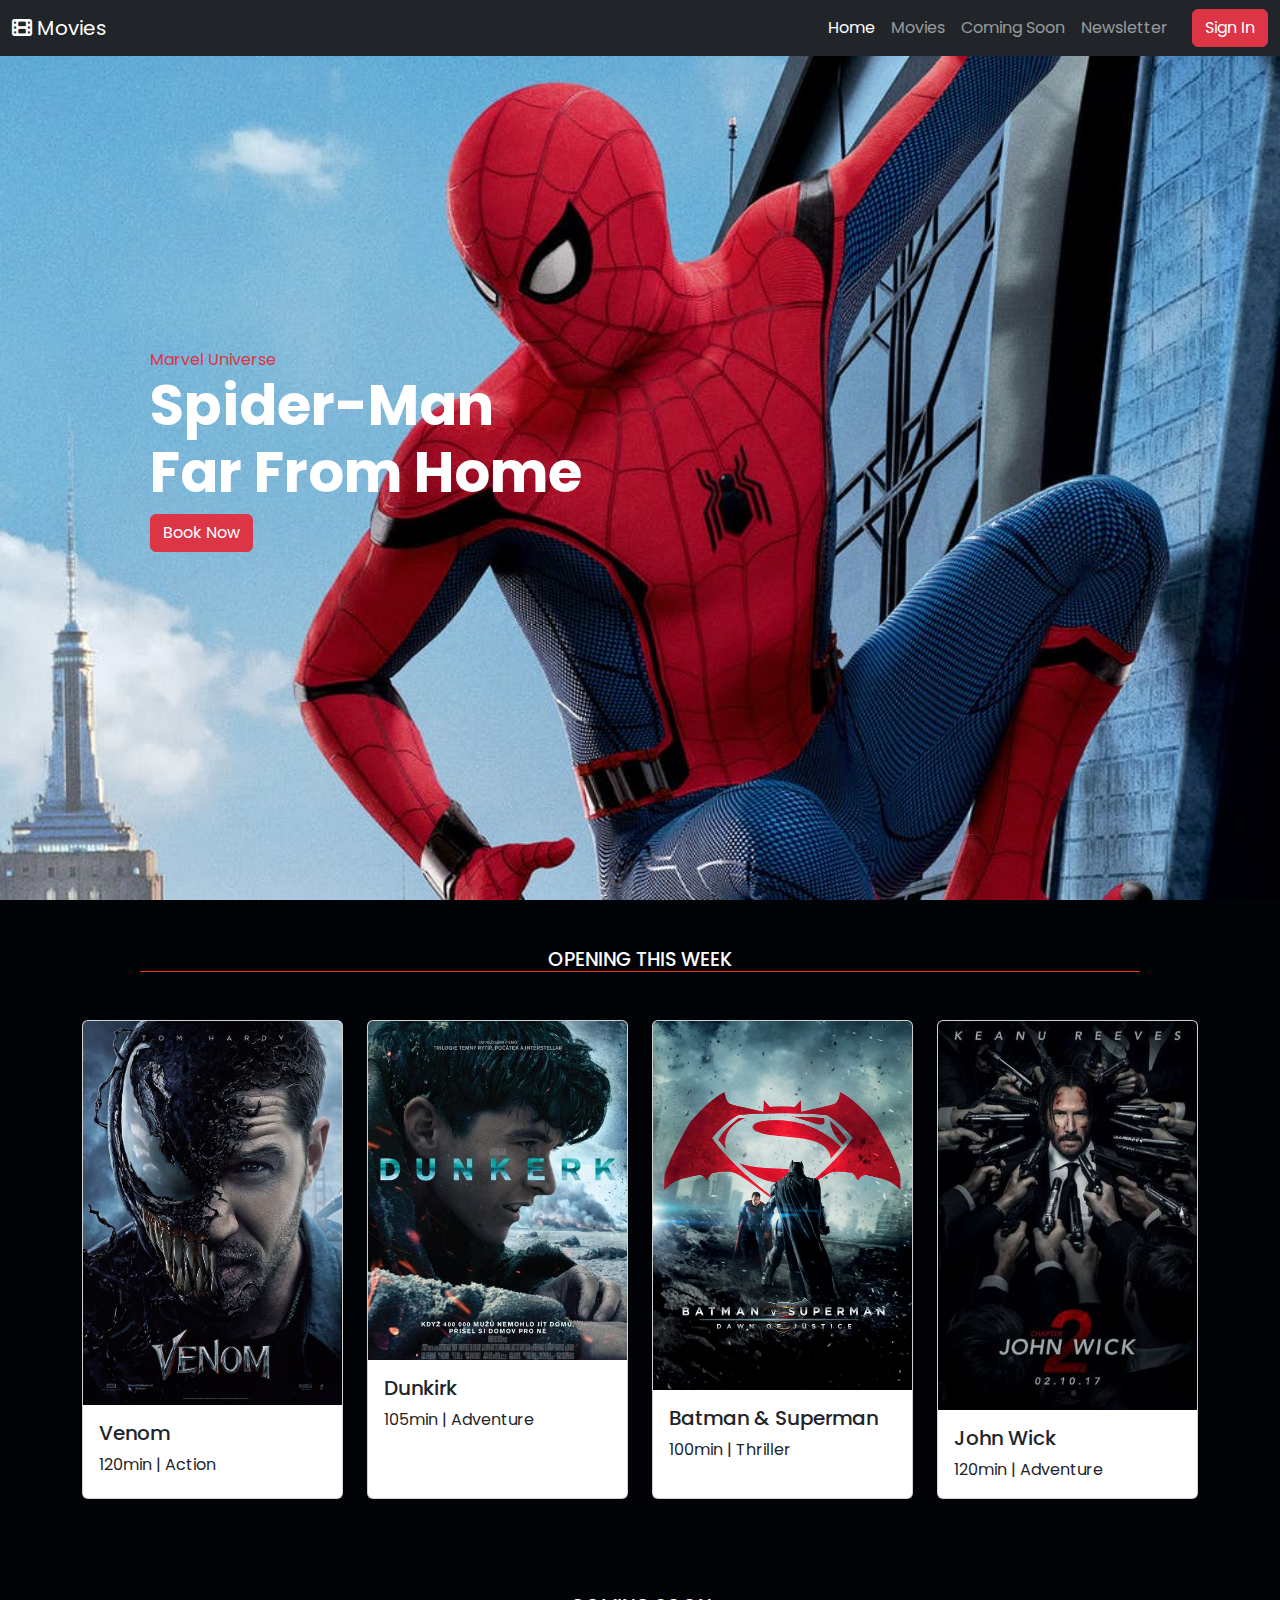
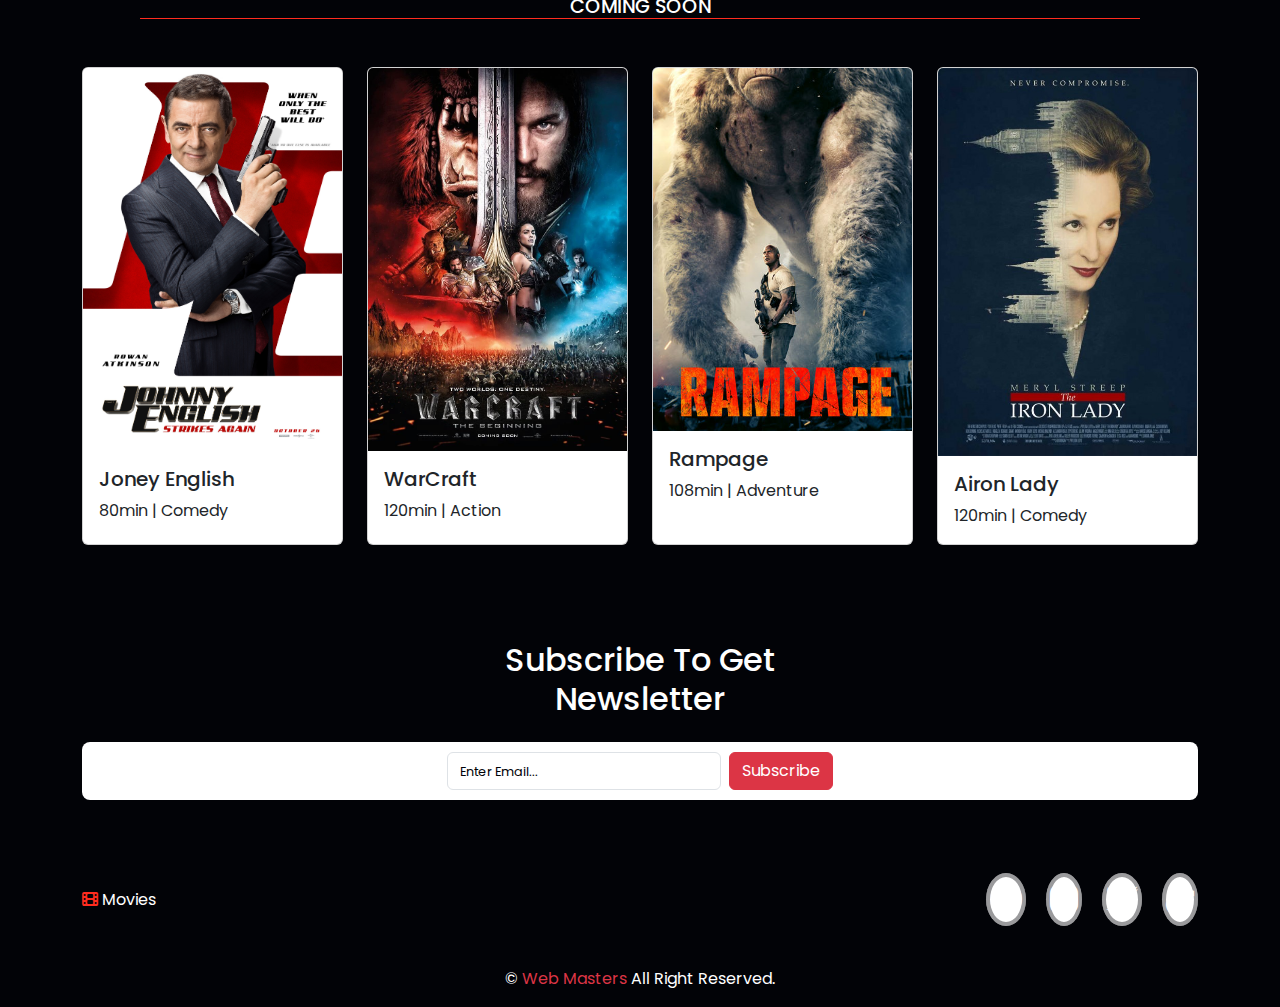
<file: Movies_App-master/index.html>
<!DOCTYPE html>
<html lang="en">
<head>
    <meta charset="UTF-8" />
    <meta name="viewport" content="width=device-width, initial-scale=1.0" />
    <title>Movies App</title>
    <!-- Bootstrap CSS -->
    <link href="https://cdn.jsdelivr.net/npm/bootstrap@5.3.2/dist/css/bootstrap.min.css" rel="stylesheet" />
    <!-- Font Awesome Icons -->
    <link rel="stylesheet" href="css/all.min.css" />
    <!-- Google Fonts -->
    <link rel="preconnect" href="https://fonts.googleapis.com" />
    <link rel="preconnect" href="https://fonts.gstatic.com" crossorigin />
    <link href="https://fonts.googleapis.com/css2?family=Poppins:ital,wght@0,100;0,200;0,300;0,400;0,500;0,600;0,700;0,800;0,900;1,100;1,200;1,300;1,400;1,500;1,600;1,700;1,800;1,900&display=swap" rel="stylesheet" />
    <!-- Custom CSS -->
    <link rel="stylesheet" href="css/style.css" />
</head>
<body>
    <!-- Navbar -->
    <header>
        <nav class="navbar navbar-expand-lg navbar-dark bg-dark fixed-top">
            <div class="container-fluid">
                <a class="navbar-brand" href="#home">
                    <i class="fa-solid fa-film"></i> Movies
                </a>
                <button class="navbar-toggler" type="button" data-bs-toggle="collapse" data-bs-target="#navbarNav" aria-controls="navbarNav" aria-expanded="false" aria-label="Toggle navigation">
                    <i class="fa-solid fa-bars"></i>
                </button>
                <div class="collapse navbar-collapse" id="navbarNav">
                    <ul class="navbar-nav ms-auto">
                        <li class="nav-item">
                            <a class="nav-link active" aria-current="page" href="#home">Home</a>
                        </li>
                        <li class="nav-item">
                            <a class="nav-link" href="#movies">Movies</a>
                        </li>
                        <li class="nav-item">
                            <a class="nav-link" href="#coming-soon">Coming Soon</a>
                        </li>
                        <li class="nav-item">
                            <a class="nav-link" href="#newsletter">Newsletter</a>
                        </li>
                    </ul>
                    <a href="#" class="btn btn-danger ms-3">Sign In</a>
                </div>
            </div>
        </nav>
    </header>

    <!-- Home Section -->
    <section id="home" class="home d-flex align-items-center">
        <div class="container">
            <div class="row">
                <div class="col-lg-6">
                    <span class="text-danger">Marvel Universe</span>
                    <h2 class="text-white display-4 fw-bold">
                        Spider-Man<br />
                        Far From Home
                    </h2>
                    <a href="#" class="btn btn-danger">Book Now</a>
                </div>
            </div>
        </div>
    </section>

    <!-- Movies Section -->
    <section id="movies" class="movies py-5">
        <div class="container">
            <h2 class="heading text-center mb-5">Opening this Week</h2>
            <div class="row row-cols-1 row-cols-md-3 row-cols-lg-4 g-4">
                <!-- Box 1 -->
                <div class="col">
                    <div class="card h-100">
                        <img src="img/m1.jpg" class="card-img-top" alt="Venom" />
                        <div class="card-body">
                            <h5 class="card-title">Venom</h5>
                            <p class="card-text">120min | Action</p>
                        </div>
                    </div>
                </div>
                <!-- Box 2 -->
                <div class="col">
                    <div class="card h-100">
                        <img src="img/m2.jpg" class="card-img-top" alt="Dunkirk" />
                        <div class="card-body">
                            <h5 class="card-title">Dunkirk</h5>
                            <p class="card-text">105min | Adventure</p>
                        </div>
                    </div>
                </div>
                <!-- Box 3 -->
                <div class="col">
                    <div class="card h-100">
                        <img src="img/m3.jpg" class="card-img-top" alt="Batman & Superman" />
                        <div class="card-body">
                            <h5 class="card-title">Batman & Superman</h5>
                            <p class="card-text">100min | Thriller</p>
                        </div>
                    </div>
                </div>
                <!-- Box 4 -->
                <div class="col">
                    <div class="card h-100">
                        <img src="img/m4.jpg" class="card-img-top" alt="John Wick" />
                        <div class="card-body">
                            <h5 class="card-title">John Wick</h5>
                            <p class="card-text">120min | Adventure</p>
                        </div>
                    </div>
                </div>
                <!-- Repeat for other movies -->
            </div>
        </div>
    </section>

    <!-- Coming Soon Section -->
    <section id="coming-soon" class="coming py-5">
        <div class="container">
            <h2 class="heading text-center mb-5">Coming Soon</h2>
            <div class="row row-cols-1 row-cols-md-3 row-cols-lg-4 g-4">
                <!-- Box 1 -->
                <div class="col">
                    <div class="card h-100">
                        <img src="img/coming1.jpg" class="card-img-top" alt="Joney English" />
                        <div class="card-body">
                            <h5 class="card-title">Joney English</h5>
                            <p class="card-text">80min | Comedy</p>
                        </div>
                    </div>
                </div>
                <!-- Box 2 -->
                <div class="col">
                    <div class="card h-100">
                        <img src="img/coming2.jpg" class="card-img-top" alt="WarCraft" />
                        <div class="card-body">
                            <h5 class="card-title">WarCraft</h5>
                            <p class="card-text">120min | Action</p>
                        </div>
                    </div>
                </div>
                <!-- Box 3 -->
                <div class="col">
                    <div class="card h-100">
                        <img src="img/coming3.jpg" class="card-img-top" alt="Rampage" />
                        <div class="card-body">
                            <h5 class="card-title">Rampage</h5>
                            <p class="card-text">108min | Adventure</p>
                        </div>
                    </div>
                </div>
                <!-- Box 4 -->
                <div class="col">
                    <div class="card h-100">
                        <img src="img/coming4.jpg" class="card-img-top" alt="Airon Lady" />
                        <div class="card-body">
                            <h5 class="card-title">Airon Lady</h5>
                            <p class="card-text">120min | Comedy</p>
                        </div>
                    </div>
                </div>
                <!-- Repeat for other coming soon movies -->
            </div>
        </div>
    </section>

    <!-- Newsletter Section -->
    <section id="newsletter" class="news py-5">
        <div class="container text-center">
            <h2 class="mb-4">
                Subscribe To Get <br />
                Newsletter
            </h2>
            <form class="d-flex justify-content-center">
                <input type="email" class="form-control w-25 me-2" placeholder="Enter Email..." />
                <button type="submit" class="btn btn-danger">Subscribe</button>
            </form>
        </div>
    </section>

    <!-- Footer Section -->
    <footer class="footer py-4">
        <div class="container">
            <div class="d-flex justify-content-between align-items-center">
                <a href="index.html" class="logo text-white text-decoration-none">
                    <i class="fa-solid fa-film"></i> Movies
                </a>
                <div class="social-icons">
                    <a href="#" class="text-white me-3"><i class="fa-brands fa-facebook"></i></a>
                    <a href="#" class="text-white me-3"><i class="fa-brands fa-instagram"></i></a>
                    <a href="#" class="text-white me-3"><i class="fa-brands fa-twitter"></i></a>
                    <a href="#" class="text-white"><i class="fa-brands fa-tiktok"></i></a>
                </div>
            </div>
        </div>
    </footer>

    <!-- Copyright Section -->
    <div class="copy py-3 text-center">
        <p class="mb-0">&#169; <span class="text-danger">Web Masters</span> All Right Reserved.</p>
    </div>

    <!-- Bootstrap JS -->
    <script src="https://cdn.jsdelivr.net/npm/bootstrap@5.3.2/dist/js/bootstrap.bundle.min.js"></script>
    <!-- Custom JS -->
    <script src="js/main.js"></script>
</body>
</html>
</file>
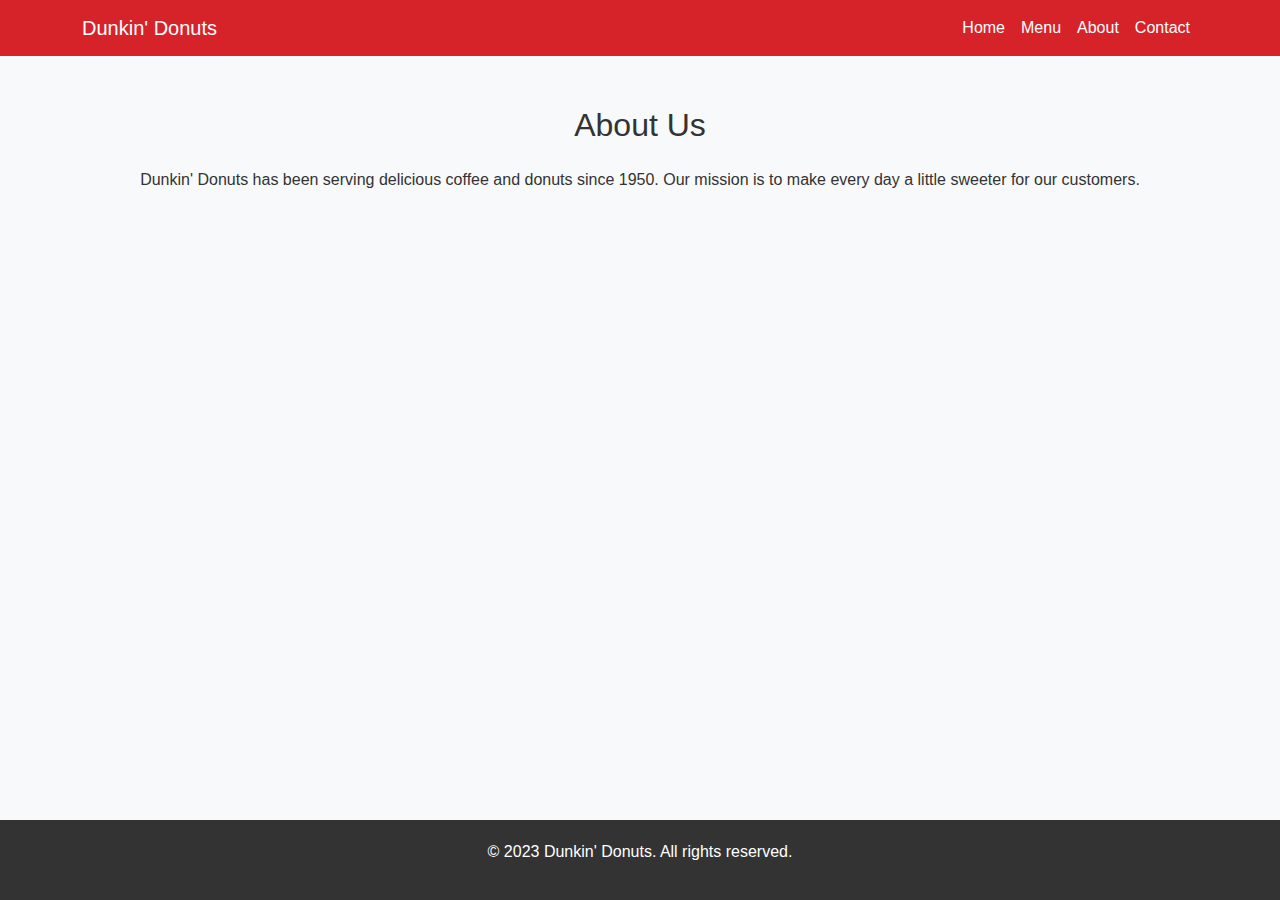
<file: phase 2 task4/about.html>
<!DOCTYPE html>
<html lang="en">
<head>
    <meta charset="UTF-8">
    <meta name="viewport" content="width=device-width, initial-scale=1.0">
    <title>Dunkin' Donuts - About</title>
    <!-- Bootstrap CSS -->
    <link href="https://cdn.jsdelivr.net/npm/bootstrap@5.3.0/dist/css/bootstrap.min.css" rel="stylesheet">
    <!-- Custom Styles -->
    <style>
        body {
            background-color: #f8f9fa;
            font-family: Arial, sans-serif;
            color: #333;
        }
        .navbar {
            background-color: #d6232a;
        }
        .navbar-brand, .nav-link {
            color: #fff !important;
        }
        .about-section {
            padding: 50px 0;
        }
        .footer {
    position: fixed;
    bottom: 0;
    left: 0;
    width: 100%;
    background-color: #333;
    color: #fff;
    padding: 20px 0;
    text-align: center;
}
    </style>
</head>
<body>
    <!-- Navbar -->
    <nav class="navbar navbar-expand-lg navbar-dark">
        <div class="container">
            <a class="navbar-brand" href="index.html">Dunkin' Donuts</a>
            <button class="navbar-toggler" type="button" data-bs-toggle="collapse" data-bs-target="#navbarNav" aria-controls="navbarNav" aria-expanded="false" aria-label="Toggle navigation">
                <span class="navbar-toggler-icon"></span>
            </button>
            <div class="collapse navbar-collapse" id="navbarNav">
                <ul class="navbar-nav ms-auto">
                    <li class="nav-item">
                        <a class="nav-link" href="index.html">Home</a>
                    </li>
                    <li class="nav-item">
                        <a class="nav-link" href="menu.html">Menu</a>
                    </li>
                    <li class="nav-item">
                        <a class="nav-link" href="about.html">About</a>
                    </li>
                    <li class="nav-item">
                        <a class="nav-link" href="contact.html">Contact</a>
                    </li>
                </ul>
            </div>
        </div>
    </nav>

    <!-- About Section -->
    <section class="about-section">
        <div class="container">
            <h2 class="text-center mb-4">About Us</h2>
            <p class="text-center">Dunkin' Donuts has been serving delicious coffee and donuts since 1950. Our mission is to make every day a little sweeter for our customers.</p>
        </div>
    </section>

    <!-- Footer -->
    <footer class="footer">
        <div class="container">
            <p>&copy; 2023 Dunkin' Donuts. All rights reserved.</p>
        </div>
    </footer>

    <!-- Bootstrap JS and dependencies -->
    <script src="https://cdn.jsdelivr.net/npm/@popperjs/core@2.11.6/dist/umd/popper.min.js"></script>
    <script src="https://cdn.jsdelivr.net/npm/bootstrap@5.3.0/dist/js/bootstrap.min.js"></script>
</body>
</html>
</file>
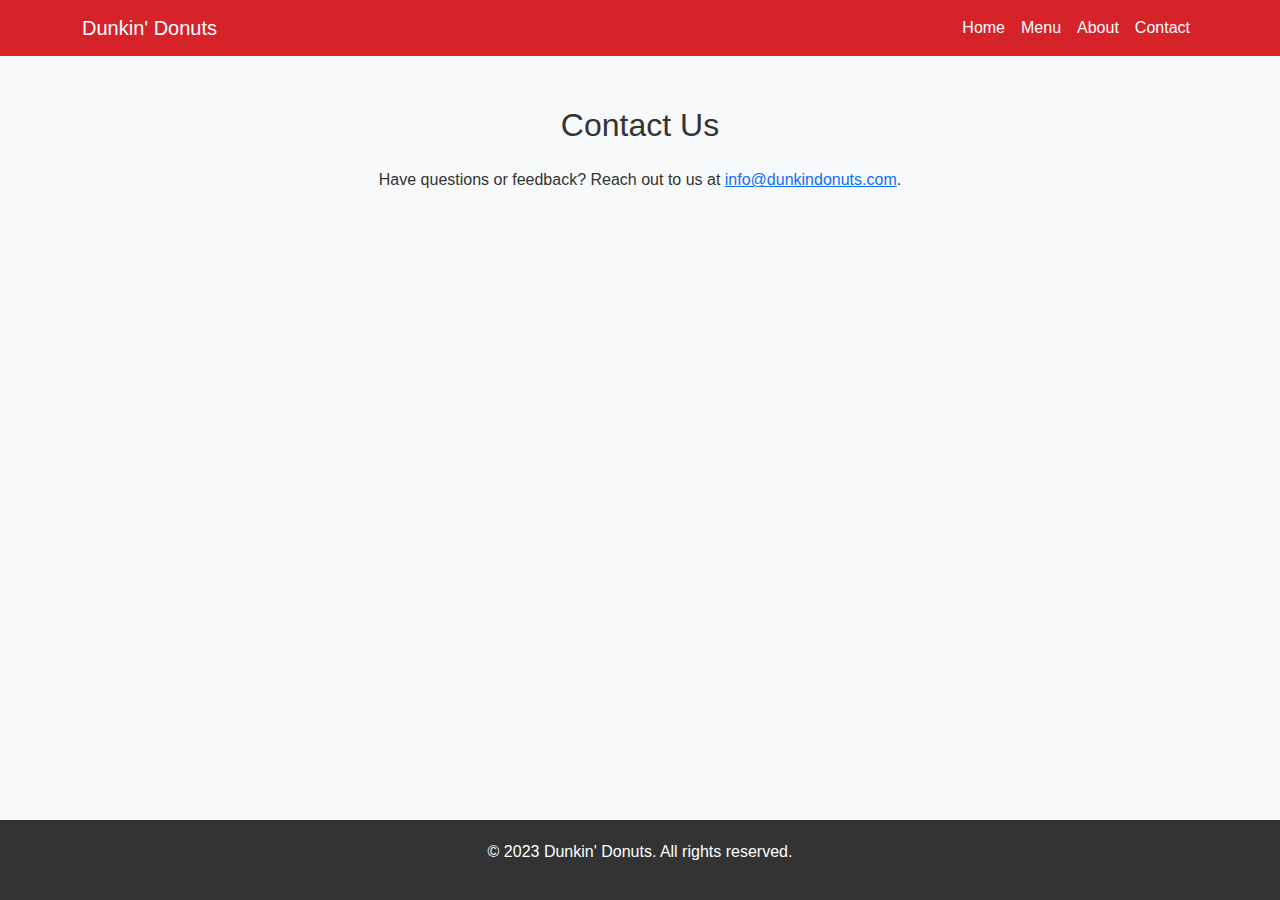
<file: phase 2 task4/contact.html>
<!DOCTYPE html>
<html lang="en">
<head>
    <meta charset="UTF-8">
    <meta name="viewport" content="width=device-width, initial-scale=1.0">
    <title>Dunkin' Donuts - Contact</title>
    <!-- Bootstrap CSS -->
    <link href="https://cdn.jsdelivr.net/npm/bootstrap@5.3.0/dist/css/bootstrap.min.css" rel="stylesheet">
    <!-- Custom Styles -->
    <style>
        body {
            background-color: #f8f9fa;
            font-family: Arial, sans-serif;
            color: #333;
        }
        .navbar {
            background-color: #d6232a;
        }
        .navbar-brand, .nav-link {
            color: #fff !important;
        }
        .contact-section {
            padding: 50px 0;
        }
        .footer {
    position: fixed;
    bottom: 0;
    left: 0;
    width: 100%;
    background-color: #333;
    color: #fff;
    padding: 20px 0;
    text-align: center;
}
    </style>
</head>
<body>
    <!-- Navbar -->
    <nav class="navbar navbar-expand-lg navbar-dark">
        <div class="container">
            <a class="navbar-brand" href="index.html">Dunkin' Donuts</a>
            <button class="navbar-toggler" type="button" data-bs-toggle="collapse" data-bs-target="#navbarNav" aria-controls="navbarNav" aria-expanded="false" aria-label="Toggle navigation">
                <span class="navbar-toggler-icon"></span>
            </button>
            <div class="collapse navbar-collapse" id="navbarNav">
                <ul class="navbar-nav ms-auto">
                    <li class="nav-item">
                        <a class="nav-link" href="index.html">Home</a>
                    </li>
                    <li class="nav-item">
                        <a class="nav-link" href="menu.html">Menu</a>
                    </li>
                    <li class="nav-item">
                        <a class="nav-link" href="about.html">About</a>
                    </li>
                    <li class="nav-item">
                        <a class="nav-link" href="contact.html">Contact</a>
                    </li>
                </ul>
            </div>
        </div>
    </nav>

    <!-- Contact Section -->
    <section class="contact-section">
        <div class="container">
            <h2 class="text-center mb-4">Contact Us</h2>
            <p class="text-center">Have questions or feedback? Reach out to us at <a href="mailto:info@dunkindonuts.com">info@dunkindonuts.com</a>.</p>
        </div>
    </section>

    <!-- Footer -->
    <footer class="footer">
        <div class="container">
            <p>&copy; 2023 Dunkin' Donuts. All rights reserved.</p>
        </div>
    </footer>

    <!-- Bootstrap JS and dependencies -->
    <script src="https://cdn.jsdelivr.net/npm/@popperjs/core@2.11.6/dist/umd/popper.min.js"></script>
    <script src="https://cdn.jsdelivr.net/npm/bootstrap@5.3.0/dist/js/bootstrap.min.js"></script>
</body>
</html>
</file>
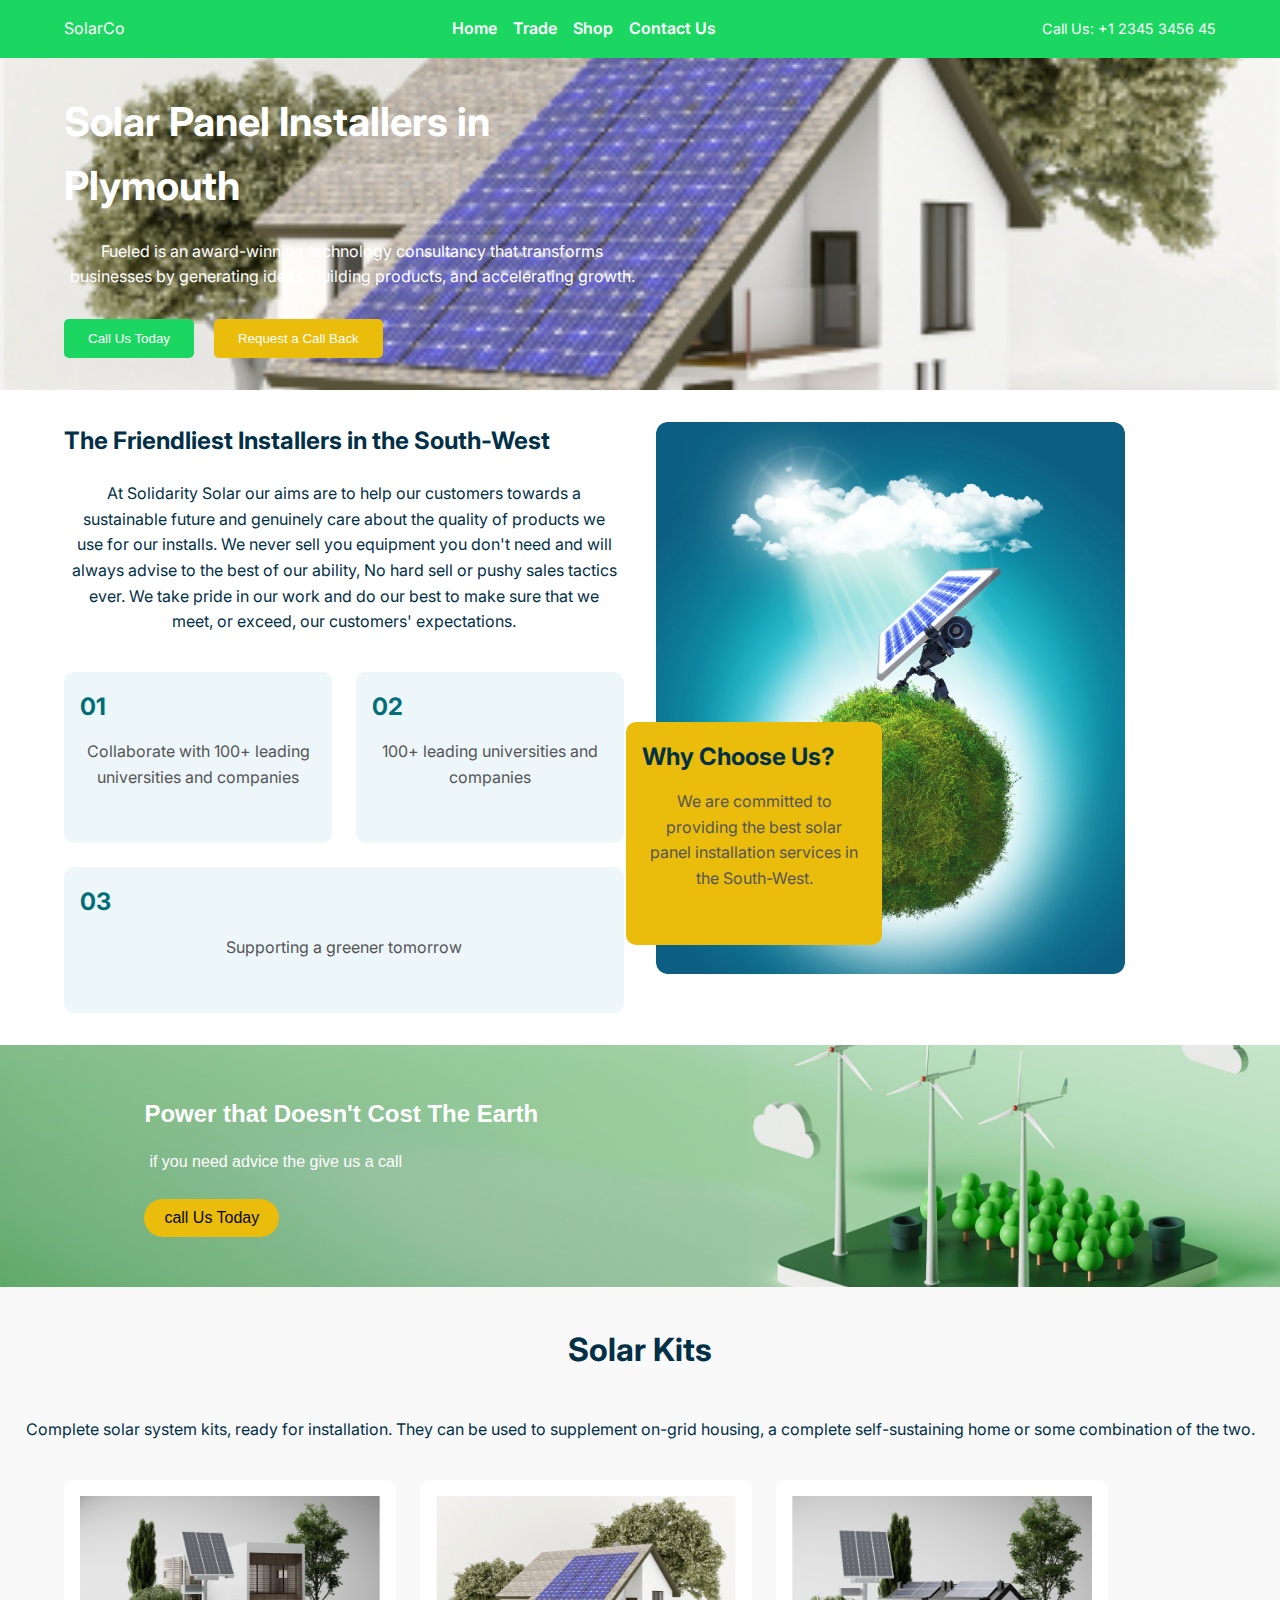
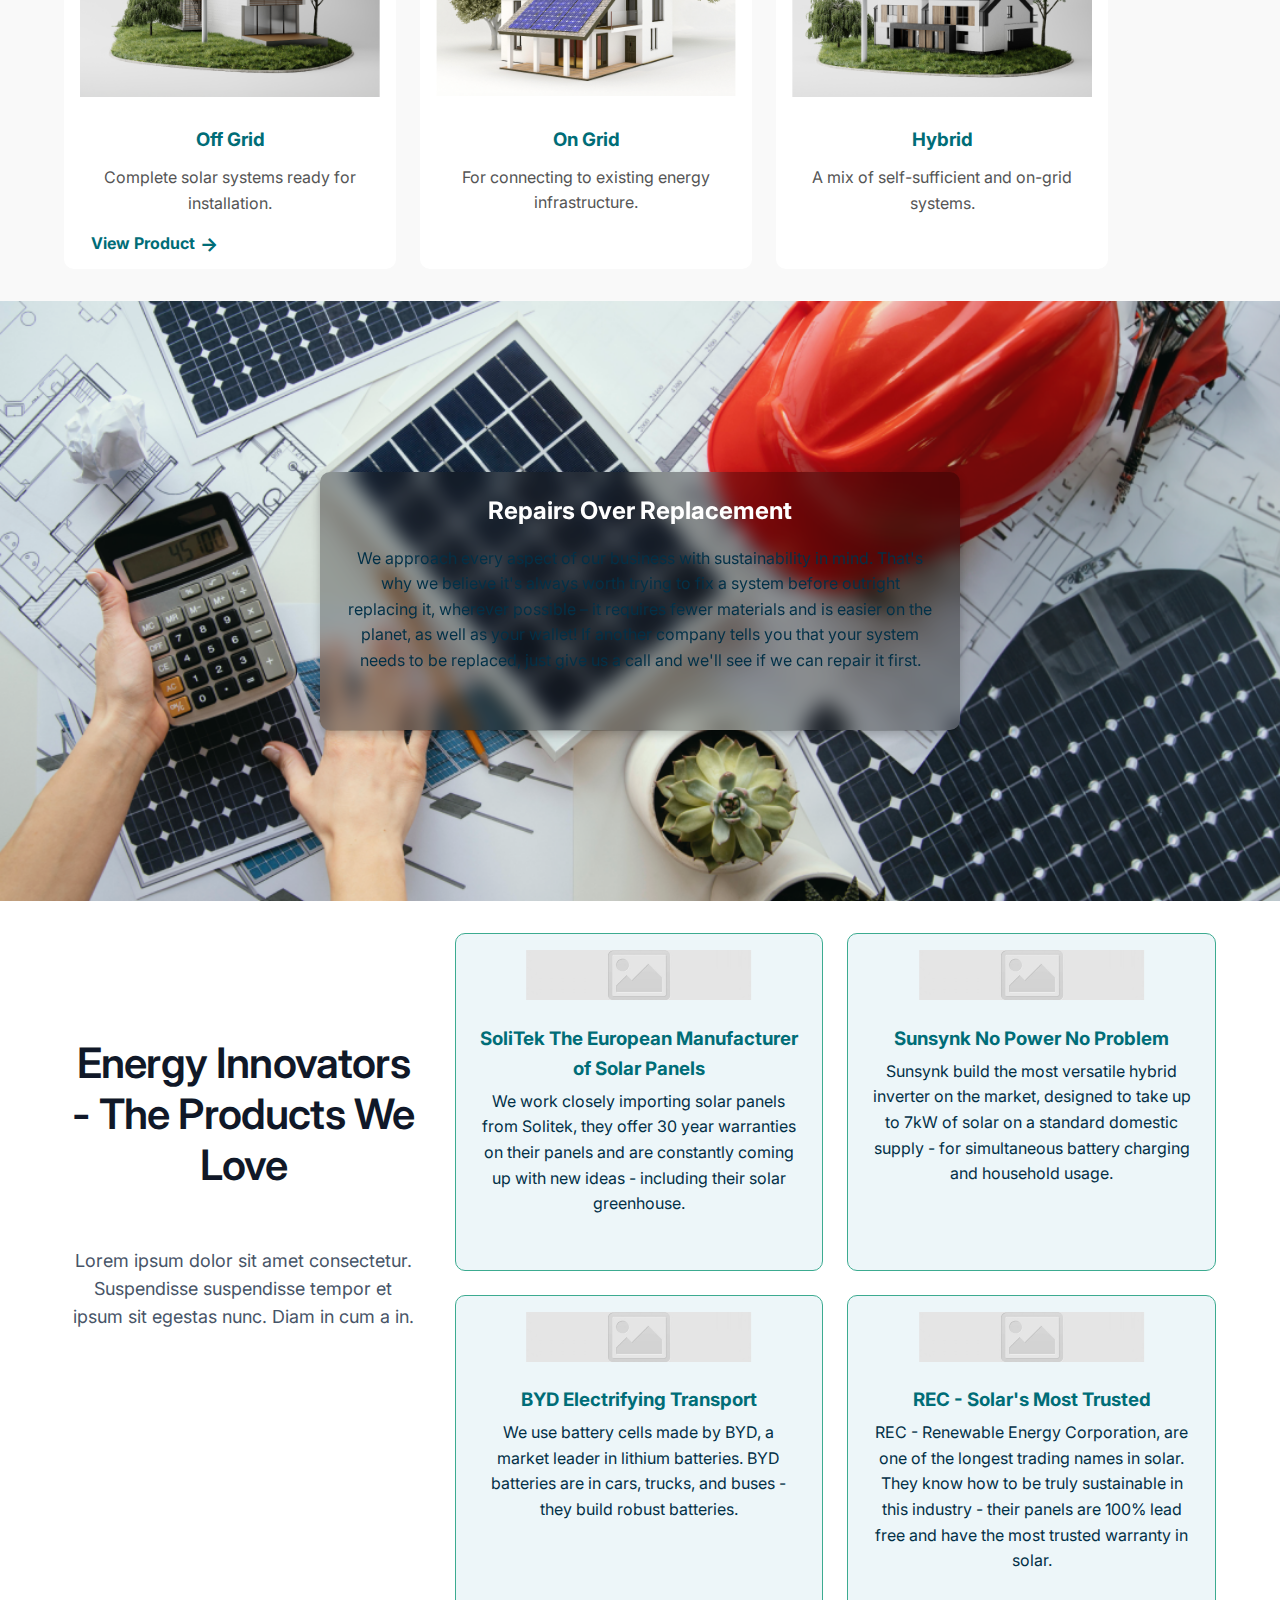
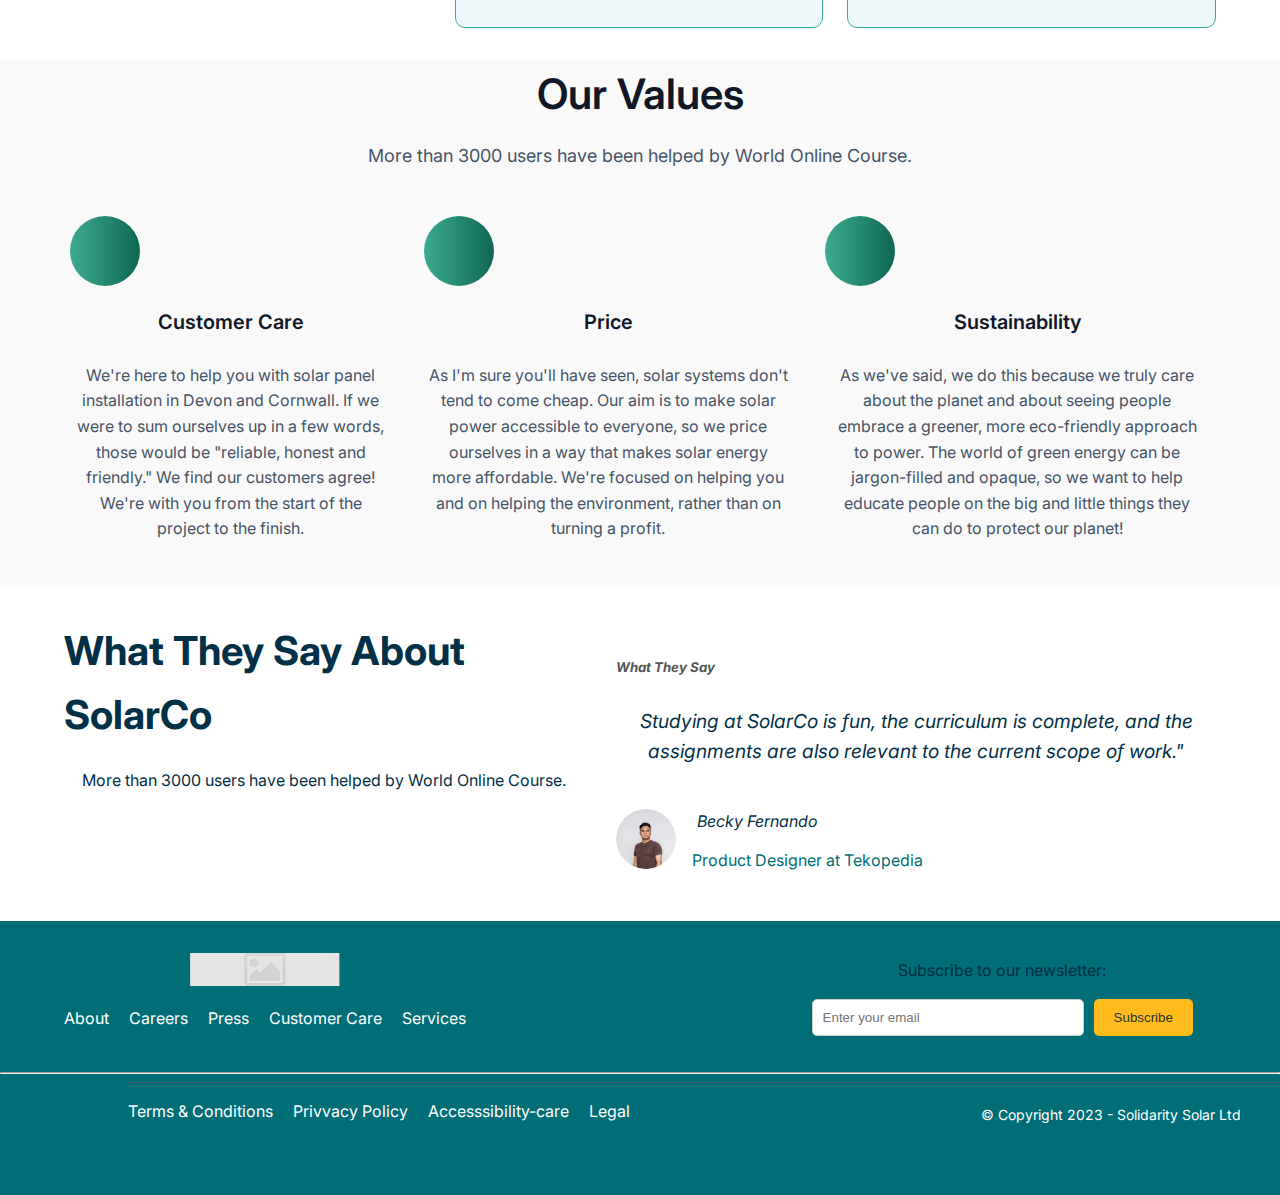
<file: task1/draft1.html>
<!DOCTYPE html>
<html lang="en">
<head>
  <meta charset="UTF-8">
  <meta name="viewport" content="width=device-width, initial-scale=1.0">
  <title>Solar Panel Installers</title>
  <link rel="stylesheet" href="styles.css">
  <link href="https://fonts.googleapis.com/css2?family=Inter:wght@400;600;700&display=swap" rel="stylesheet">
</head>
<body>
    <!-- Header Section -->
    <header class="header">
        <div class="container">
            <div class="logo">SolarCo</div>
            <nav class="nav">
                <ul>
                    <li><a href="#home">Home</a></li>
                    <li><a href="#trade">Trade</a></li>
                    <li><a href="#shop">Shop</a></li>
                    <li><a href="#contact">Contact Us</a></li>
                </ul>
            </nav>
            <div class="contact">
                <span>Call Us: +1 2345 3456 45</span>
            </div>
        </div>
    </header>

    <!-- Hero Section -->
    <section class="hero">
        <div class="container">
            <div class="hero-text">
                <h1>Solar Panel Installers in Plymouth</h1>
                <p>Fueled is an award-winning technology consultancy that transforms businesses by generating ideas, building products, and accelerating growth.</p>
                <button class="btn">Call Us Today</button>
                <button class="btn btn-secondary">Request a Call Back</button>
            </div>

        </div>
    </section>

    <!-- Features Section -->

    <section class="features">
        <div class="container">
            <!-- Left Side: Text and Features Grid -->
            <div class="left-content">
                <h2>The Friendliest Installers in the South-West</h2>
		<p>At Solidarity Solar our aims are to help our customers towards a sustainable future and genuinely care about the quality of products we use for our installs. We never sell you equipment you don't need and will always advise to the best of our ability, No hard sell or pushy sales tactics ever. We take pride in our work and do our best to make sure that we meet, or exceed, our customers' expectations.</p>
                <div class="features-grid">
                    <div class="feature">
                        <h3>01</h3>
                        <p>Collaborate with 100+ leading universities and companies</p>
                    </div>
                    <div class="feature">
                        <h3>02</h3>
                        <p>100+ leading universities and companies</p>
                    </div>
                    <div class="feature">
                        <h3>03</h3>
                        <p>Supporting a greener tomorrow</p>
                    </div>
                </div>
            </div>

            <!-- Right Side: Image and Top Container -->
            <div class="right-content">
                <!-- Top Container on Image -->
                <div class="top-container">
                    <h3>Why Choose Us?</h3>
                    <p>We are committed to providing the best solar panel installation services in the South-West.</p>
                </div>
                <!-- Image -->
                <img src="phtoes/Rectangle30.png" alt="Solar Installation">
            </div>
        </div>
    </section>

    <section class="power">
        <h2>Power that Doesn't Cost The Earth</h2>

        <p>if you need advice the give us a call</p>
        <button class="callUs">call Us Today</button>

    </section>

    <!-- Solar Kits Section -->
    <section class="solar-kits">
        <h1>Solar Kits</h1>
        <p>Complete solar system kits, ready for installation. They can be used to supplement on-grid housing, a complete self-sustaining home or some combination of the two.</p>
        <div class="container">

            <div class="kits-grid">
                <div class="kit">
                    <img src="phtoes/solar-panels-meadow 4.png" alt="Off Grid">
                    <h3>Off Grid</h3>
                    <p>Complete solar systems ready for installation.</p>
                    <a href="off-grid-product.html" class="view-product">
                        View Product <span class="arrow">→</span>
                    </a>
                </div>
                <div class="kit">
                    <img src="phtoes\solar-panels-meadow 3.png" alt="On Grid">
                    <h3>On Grid</h3>
                    <p>For connecting to existing energy infrastructure.</p>
                </div>
                <div class="kit">
                    <img src="phtoes\solar-panels-meadow 2.png" alt="Hybrid">
                    <h3>Hybrid</h3>
                    <p>A mix of self-sufficient and on-grid systems.</p>
                </div>
            </div>
        </div>
    </section>

    <!-- Repairs Section -->
    <section class="repairs">
        <div class="container1">
            <h2>Repairs Over Replacement</h2>
            <p>We approach every aspect of our business with sustainability in mind. That's why we believe it's always worth trying to fix a system before outright replacing it, wherever possible – it requires fewer materials and is easier on the planet, as well as your wallet! If another company tells you that your system needs to be replaced, just give us a call and we'll see if we can repair it first.</p>
        </div>
    </section>

    <!-- Energy Innovators Section -->
    <section class="energy-innovators">
        <div class="container">
            <div class="heading-wrapper">
                <h2>Energy Innovators - The Products We Love</h2>
                <p>Lorem ipsum dolor sit amet consectetur. Suspendisse suspendisse tempor et ipsum sit egestas nunc. Diam in cum a in.</p>
            </div>
            <div class="innovators-grid">
                <div class="innovator">
                    <img src="phtoes/inovetor.png" alt="Alternate Text" />
                    <h3>SoliTek The European Manufacturer of Solar Panels</h3>
                    <p>We work closely importing solar panels from Solitek, they offer 30 year warranties on their panels and are constantly coming up with new ideas - including their solar greenhouse.</p>
                </div>
                <div class="innovator">
                    <img src="phtoes/inovetor.png" alt="Alternate Text" />
                    <h3>Sunsynk No Power No Problem</h3>
                    <p>Sunsynk build the most versatile hybrid inverter on the market, designed to take up to 7kW of solar on a standard domestic supply - for simultaneous battery charging and household usage.</p>
                </div>
                <div class="innovator">
                    <img src="phtoes/inovetor.png" alt="Alternate Text" />
                    <h3>BYD Electrifying Transport</h3>
                    <p>We use battery cells made by BYD, a market leader in lithium batteries. BYD batteries are in cars, trucks, and buses - they build robust batteries.</p>
                </div>
                <div class="innovator">
                    <img src="phtoes/inovetor.png" alt="Alternate Text" />
                    <h3>REC - Solar's Most Trusted</h3>
                    <p>REC - Renewable Energy Corporation, are one of the longest trading names in solar. They know how to be truly sustainable in this industry - their panels are 100% lead free and have the most trusted warranty in solar.</p>
                </div>
            </div>
        </div>
    </section>

    <section class="values-section">
        <div class="values-container">
            <h2>Our Values</h2>
            <p>More than 3000 users have been helped by World Online Course.</p>

            <div class="values-cards">
                <div class="value-card">
                    <div class="icon customer-loyalty"></div>
                    <h3>Customer Care</h3>
                    <p>We're here to help you with solar panel installation in Devon and Cornwall. If we were to sum ourselves up in a few words, those would be "reliable, honest and friendly." We find our customers agree! We're with you from the start of the project to the finish.</p>
                </div>

                <div class="value-card">
                    <div class="icon price-tag"></div>
                    <h3>Price</h3>
                    <p>As I'm sure you'll have seen, solar systems don't tend to come cheap. Our aim is to make solar power accessible to everyone, so we price ourselves in a way that makes solar energy more affordable. We're focused on helping you and on helping the environment, rather than on turning a profit.</p>
                </div>

                <div class="value-card">
                    <div class="icon environment"></div>
                    <h3>Sustainability</h3>
                    <p>As we've said, we do this because we truly care about the planet and about seeing people embrace a greener, more eco-friendly approach to power. The world of green energy can be jargon-filled and opaque, so we want to help educate people on the big and little things they can do to protect our planet!</p>
                </div>
            </div>
        </div>
    </section>

    <!-- Testimonials Section -->
    <section class="testimonials">
        <div class="container">
            <div class="testimonials-header">
                <h2>What They Say About SolarCo</h2>
                <p>More than 3000 users have been helped by World Online Course.</p>
            </div>
            <blockquote>
                <h5>What They Say</h5>
                <p class="testimoniP">Studying at SolarCo is fun, the curriculum is complete, and the assignments are also relevant to the current scope of work."</p>
                <div class="testimonialsPerson">
                    <img src="phtoes/rPerson.png" alt="photo" />
                    <div>
                        <p>Becky Fernando</p>
                        <cite>Product Designer at Tekopedia</cite>
                    </div>
                </div>
            </blockquote>
        </div>
    </section>


    <!-- Footer Section -->
    <footer class="footer">
        <div class="container">
            <!-- Logo and Links Section -->
            <div class="footer-top">
                <img src="phtoes/inovetor.png" alt="Innovator Logo" class="footer-logo" />
                <div class="footer-links">
                    <a href="#about">About</a>
                    <a href="#careers">Careers</a>
                    <a href="#press">Press</a>
                    <a href="#customer-care">Customer Care</a>
                    <a href="#services">Services</a>
                </div>
            </div>
                <div class="newsletter">
                    <p>Subscribe to our newsletter:</p>
                    <form class="newsletter-form">
                        <input type="email" placeholder="Enter your email" required />
                        <button type="submit">Subscribe</button>
                    </form>
                </div>
            </div>

            <!-- Copyright Section -->
        <hr />
        <div class="footer-bottom">
            <div class="footer-links">
                
                <a href="#Terms & Conditions">Terms & Conditions</a>
                <a href="#Privvacy Policy">Privvacy Policy</a>
                <a href="#Accesssibility-care">Accesssibility-care</a>
                <a href="#Legal">Legal</a>
            </div>
            <p>&copy; Copyright 2023 - Solidarity Solar Ltd</p>
        </div>
        </div>
    </footer>
</body>
</html>
</file>
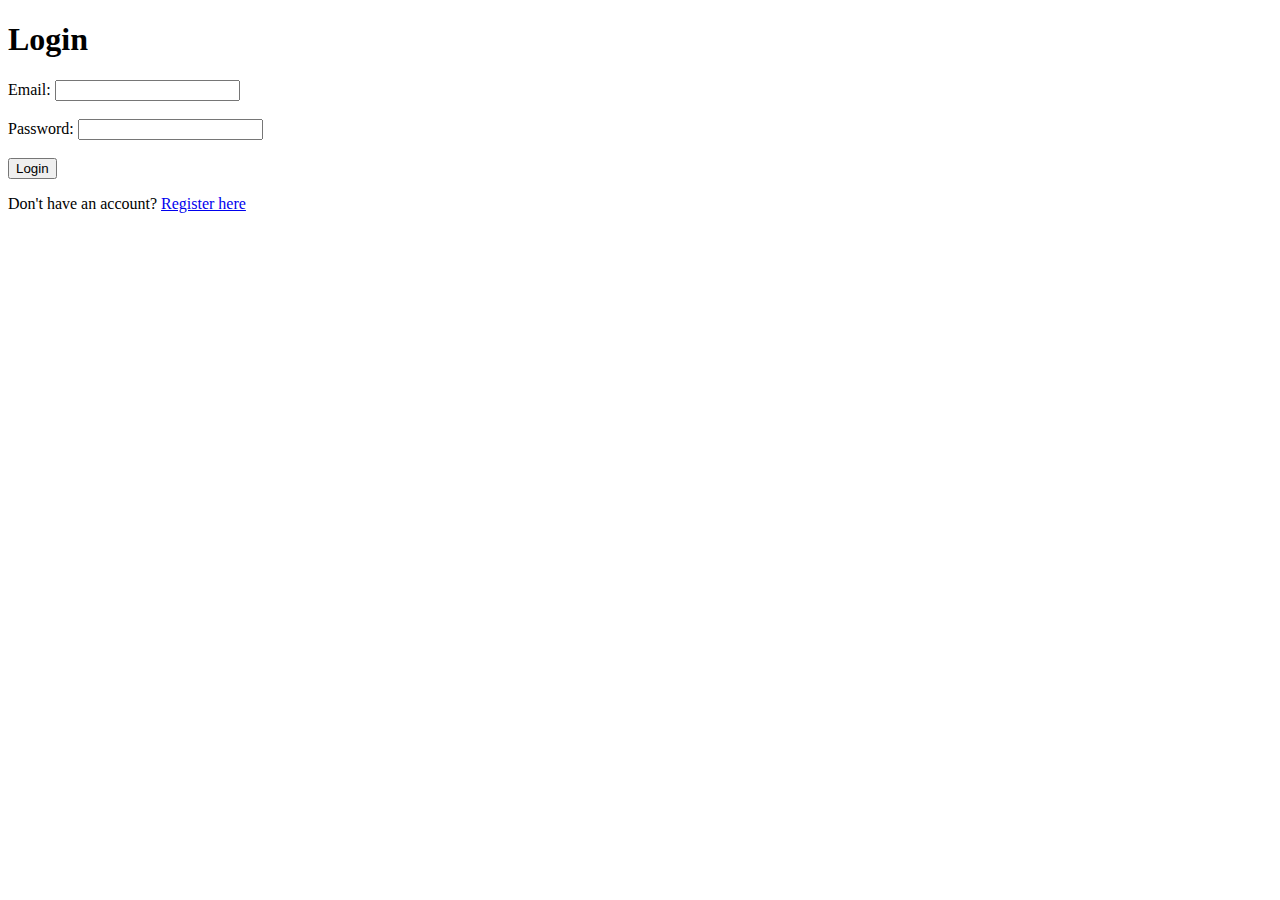
<file: task4/login.html>
<!DOCTYPE html>
<html lang="en">
<head>
  <meta charset="UTF-8">
  <meta name="viewport" content="width=device-width, initial-scale=1.0">
  <title>Login</title>
</head>
<body>
  <h1>Login</h1>
  <form id="loginForm">
    <label for="email">Email:</label>
    <input type="email" id="email" required><br><br>
    <label for="password">Password:</label>
    <input type="password" id="password" required><br><br>
    <button type="submit">Login</button>
  </form>
  <p>Don't have an account? <a href="register.html">Register here</a></p>
  <script src="login.js"></script>
</body>
</html>
</file>
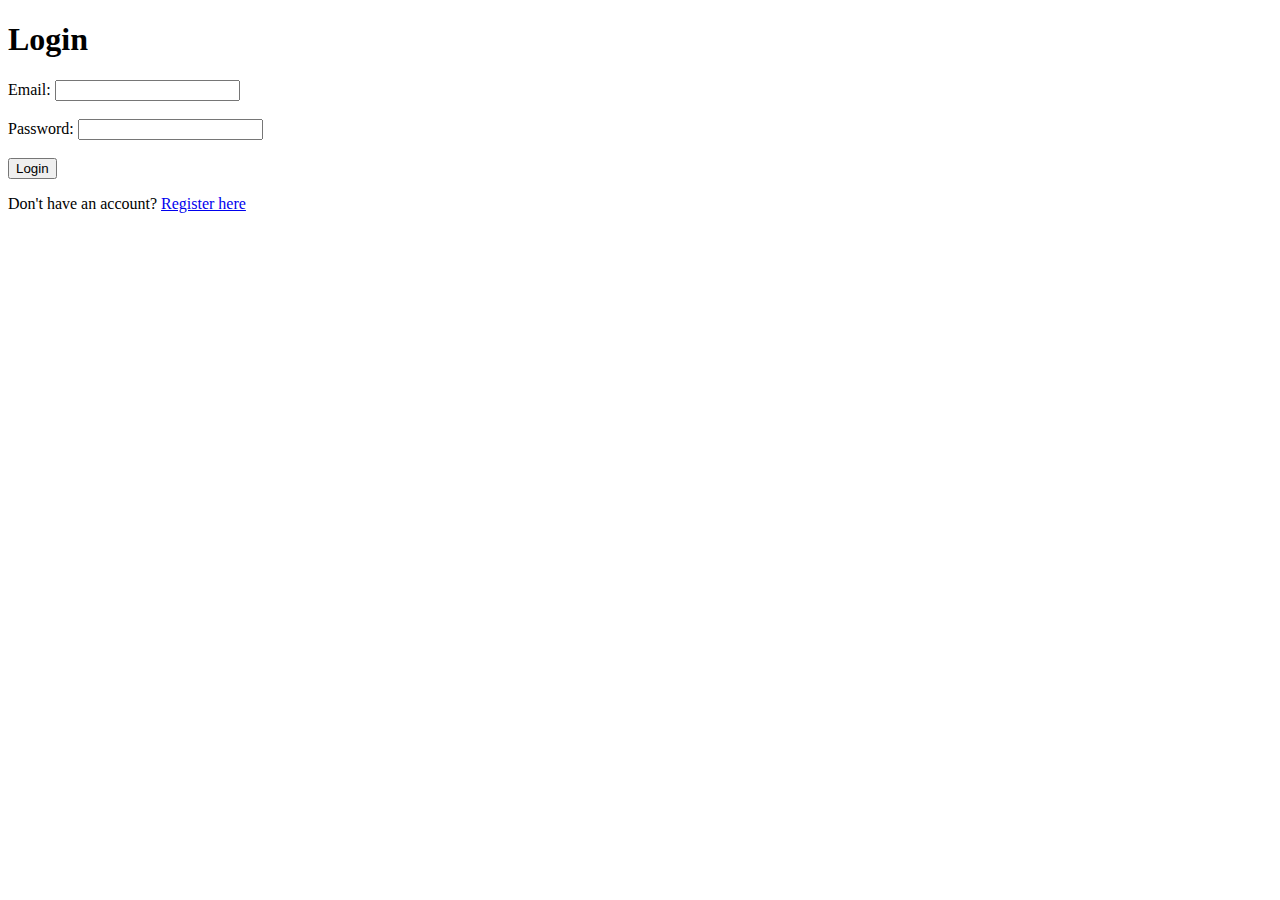
<file: task4/profile.html>
<!DOCTYPE html>
<html lang="en">
<head>
  <meta charset="UTF-8">
  <meta name="viewport" content="width=device-width, initial-scale=1.0">
  <title>Profile</title>
</head>
<body>
  <h1>Profile</h1>
  <div id="profileInfo"></div>
  <button id="logoutButton">Logout</button>
  <script src="profile.js"></script>
</body>
</html>
</file>
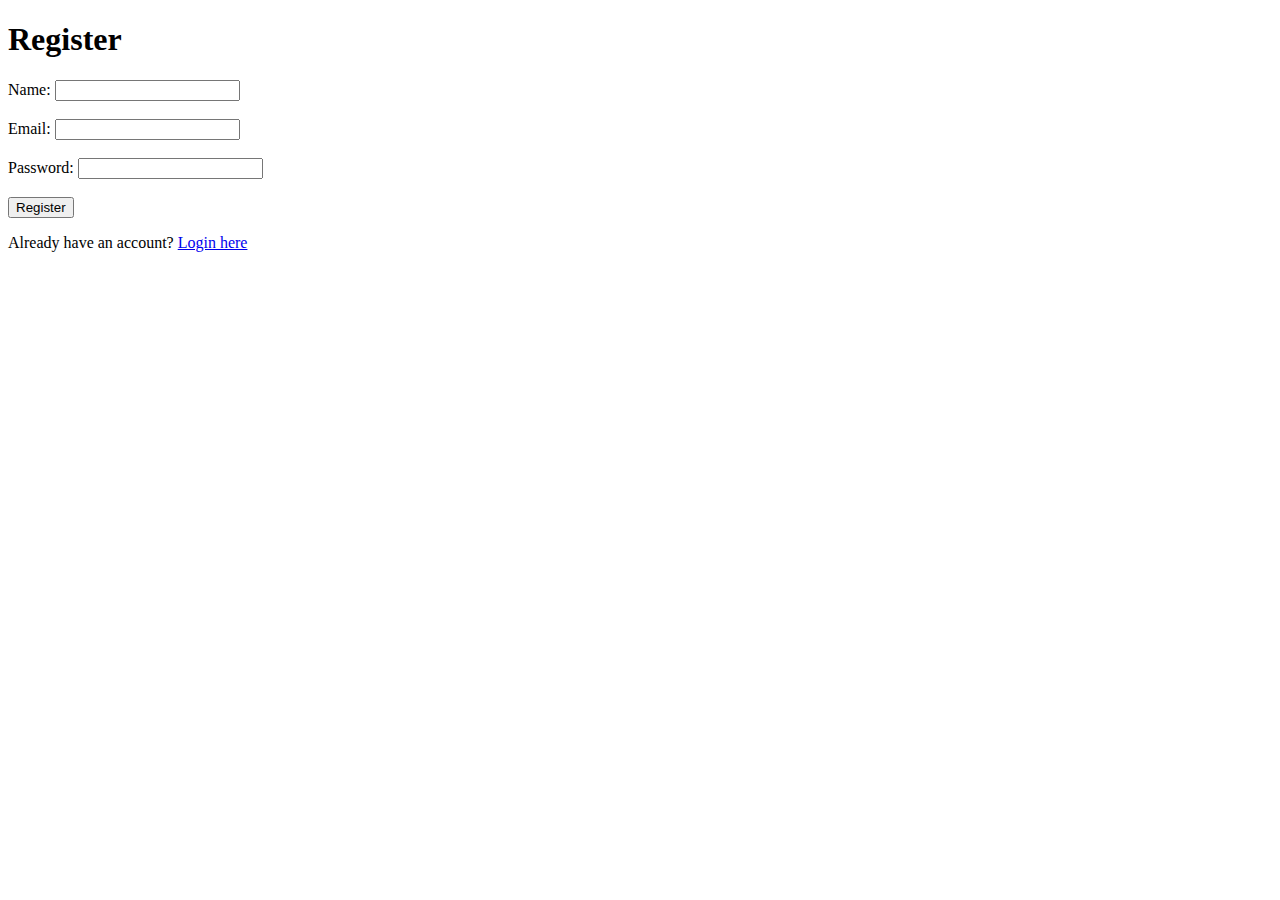
<file: task4/register.html>
<!DOCTYPE html>
<html lang="en">
<head>
  <meta charset="UTF-8">
  <meta name="viewport" content="width=device-width, initial-scale=1.0">
  <title>Registration</title>
</head>
<body>
  <h1>Register</h1>
  <form id="registerForm">
    <label for="name">Name:</label>
    <input type="text" id="name" required><br><br>
    <label for="email">Email:</label>
    <input type="email" id="email" required><br><br>
    <label for="password">Password:</label>
    <input type="password" id="password" required><br><br>
    <button type="submit">Register</button>
  </form>
  <p>Already have an account? <a href="login.html">Login here</a></p>
  <script src="register.js"></script>
</body>
</html>
</file>
<file: Movies_App-master/css/style.css>
/* Custom Scrollbar */
html::-webkit-scrollbar {
    width: 0.5rem;
    background-color: var(--text-color);
}

html::-webkit-scrollbar-thumb {
    background-color: var(--main-color);
    border-radius: 5rem;
}

/* Root Variables */
:root {
    --main-color: #ff2c1f;
    --text-color: #020307;
    --bg-color: #fff;
}

/* Body Styles */
body {
    font-family: 'Poppins', sans-serif;
    background: var(--text-color);
    color: var(--bg-color);
}

/* Home Section */
.home {
    background-image: url(../img/home3.jpg);
    background-position: center;
    background-size: cover;
    min-height: 100vh;
    display: flex;
    align-items: center;
}

    .home .container {
        padding-left: 80px;
    }

.home-text span {
    font-weight: 500;
    color: #000;
    text-transform: uppercase;
}

.home-text h2 {
    font-size: 4rem;
    font-weight: 700;
    margin-bottom: 1rem;
}

/* Movies and Coming Soon Sections */
.heading {
    font-weight: 500;
    font-size: 1.2rem;
    text-transform: uppercase;
    border-bottom: 1px solid var(--main-color);
    max-width: 1000px;
    margin-left: auto;
    margin-right: auto;
}

.movies-container,
.coming-container {
    max-width: 1000px;
    margin-left: auto;
    margin-right: auto;
}

/* Card Hover Effect */
.card-img-top {
    transition: transform 0.2s linear;
}

    .card-img-top:hover {
        transform: translateY(-10px);
    }

/* Newsletter Section */
.news form {
    background-color: var(--bg-color);
    border-radius: 0.5rem;
    padding: 10px;
}

.news input::placeholder {
    color: var(--text-color);
    font-size: 0.8rem;
    font-weight: 400;
}

/* Footer Section */
.footer .logo i {
    color: var(--main-color);
}

.social-icons a {
    width: 55px;
    height: 55px;
    border-radius: 50%;
    font-size: 2rem;
    text-align: center;
    line-height: 55px;
    background-color: var(--bg-color);
    color: var(--main-color);
    border: 4px solid rgba(2, 3, 7, 0.4);
    transition: 0.2s all linear;
}

    .social-icons a:hover {
        background-color: var(--main-color);
        color: var(--bg-color);
    }

/* Copyright Section */
.copy span {
    color: var(--main-color);
    cursor: pointer;
}

/* Responsive Adjustments */
@media (max-width: 991px) {
    .home-text h2 {
        font-size: 3rem;
    }
}

@media (max-width: 768px) {
    .home-text h2 {
        font-size: 2.4rem;
    }
}

@media (max-width: 576px) {
    .home-text h2 {
        font-size: 2rem;
    }

    .news form {
        flex-direction: column;
        align-items: center;
    }

        .news form input[type="email"] {
            width: 100%;
            margin-bottom: 10px;
        }
}
</file>
<file: task1/styles.css>
/* General Reset */
body, h1, h2, h3, p, ul, li {
    margin: 0;
    padding: 0;
    box-sizing: border-box;
}

body {
    font-family: 'Inter', sans-serif;
    line-height: 1.6;
    color: #333;
    background-color: #f9f9f9;
    margin: 0;
}

.container {
    width: 90%;
    max-width: 1200px;
    margin: 0 auto;
}

/* Header */
.header {
    background-color: #1bd762;
    color: #fff;
    padding: 1rem 0;
}

    .header .container {
        display: flex;
        justify-content: space-between;
        align-items: center;
        flex-wrap: wrap; /* Allow wrapping on smaller screens */
    }

.nav ul {
    list-style: none;
    display: flex;
    gap: 1rem;
    flex-wrap: wrap; /* Allow wrapping on smaller screens */
}

.nav a {
    color: #fff;
    text-decoration: none;
    font-weight: 600;
}

.contact {
    font-size: 0.9rem;
}

/* Hero Section */
.hero {
    background-repeat: no-repeat;
    background-position: center;
    background-size: cover;
    background-image: url("phtoes/solar-panels-meadow 3.png"); padding: 2rem 0;
    display: flex;
    align-items: center;
    justify-content: space-between;
}

.hero-text {
    color: white;
    max-width: 50%;
}

    .hero-text h1 {
        font-size: 2.5rem;
        margin-bottom: 1rem;
    }

    .hero-text p {
        color : white;
        margin-bottom: 1.5rem;
    }

.btn {
    background-color: #1bd762;
    color: #fff;
    padding: 0.75rem 1.5rem;
    border: none;
    border-radius: 5px;
    cursor: pointer;
    margin-right: 1rem;
}

.btn-secondary {
    background-color: #eabc0b;
}


/* Features Section */
.features {
    background-color: #fff;
    padding: 2rem 0;
}

.container {
    display: flex;
    gap: 2rem; /* Space between left and right content */
    align-items: flex-start; /* Align items to the top */
}

/* Left Content: Text and Features Grid */
.left-content {
    flex: 1; /* Take up remaining space */
}

    .left-content h2 {
        text-align: left; /* Align text to the left */
        margin-bottom: 1rem;
        color: #023047;
    }

.features-grid {
    display: flex;
    flex-wrap: wrap; /* Allow wrapping on smaller screens */
    gap: 1.5rem;
}

.feature {
    background-color: #edf6f9;
    padding: 1rem;
    border-radius: 10px;
    flex: 1 1 calc(33.333% - 1.5rem); /* 3 columns by default */
    text-align: left; /* Align text to the left */
}

    .feature h3 {
        font-size: 1.5rem;
        color: #006d77;
        margin-bottom: 0.5rem;
    }

    .feature p {
        color: #555;
    }

/* Right Content: Image and Top Container */
.right-content {
    flex: 1; /* Take up remaining space */
    position: relative; /* For positioning the top container */
}

    .right-content img {
        max-width: 100%;
        border-radius: 10px; /* Optional: Add rounded corners */
    }

/* Top Container on Image */
.top-container {
    position: absolute; /* Position on top of the image */
    top: 300px; /* Adjust as needed */
    right: 50px;
    left: -30px; /* Adjust as needed */
    background-color: #eabc0b; /* Semi-transparent background */
    padding: 1rem;
    border-radius: 10px;
    max-width: 40%; /* Prevent container from being too wide */
}

    .top-container h3 {
        font-size: 1.5rem;
        color: #023047;
        margin-bottom: 0.5rem;
    }

    .top-container p {
        color: #555;
        line-height: 1.6;
    }

/* Responsive Design */
@media (max-width: 1024px) {
    .container {
        flex-direction: column; /* Stack content on smaller screens */
    }

    .right-content {
        order: -1; /* Move image to the top on smaller screens */
    }

    .top-container {
        position: static; /* Reset position for smaller screens */
        margin-bottom: 1rem; /* Space between top container and image */
    }

    .feature {
        flex: 1 1 calc(50% - 1.5rem); /* 2 columns on tablets */
    }
}

@media (max-width: 768px) {
    .feature {
        flex: 1 1 100%; /* 1 column on mobile */
    }
}

/*power */
/* Basic styling for the section */
.power {
    background-image: url("phtoes/powerPhoto.png");
    background-size: cover; /* Ensures the image covers the entire element */
    background-position: center; /* Centers the image */
    background-repeat: no-repeat;
    text-align:left; 
    
    padding: 50px;
    font-family: Arial, sans-serif; 
}






    /* Styling for the heading */
    .power h2 {
        color: white; /* Dark text color */
        margin-bottom: 10px; /* Space below the heading */
        margin-left: 8%;
       
    }

    /* Styling for the paragraph */
    .power p {
        text-align : left;
        color: white; /* Medium gray text color */
        margin-bottom: 20px; /* Space below the paragraph */
        margin-left: 8%;
    }


.callUs {
    background-color: #eabc0b;
    color: #080808; /* White text color */
    border: none; /* Remove default border */
    padding: 10px 20px; /* Add padding */
    font-size: 16px; /* Set font size */
    border-radius: 25px; /* Oval shape (half of the height) */
    cursor: pointer; /* Pointer cursor on hover */
    transition: background-color 0.3s ease;
    margin-left: 8%;
}

    /* Hover effect for the button */
    .callUs:hover {
        background-color: #d58007; /* Darker blue on hover */
    }

/* Solar Kits Section */
.solar-kits {
    background-color: #f9f9f9;
    padding: 2rem 0;
}

    .solar-kits h1 , p {
       
        padding : 5px;
        text-align: center;

        margin-bottom: 2rem;
        color: #023047;
    }

.kits-grid {
    display: flex;
    flex-wrap: wrap; /* Allows wrapping on smaller screens */
    gap: 1.5rem; /* Adds spacing between items */
    justify-content: center; /* Centers the items in the row */
}

.kit {
    position: relative; 
    background-color: #fff;
    padding: 1rem;
    border-radius: 10px;
    text-align: center;
    flex: 1 1 calc(33.333% - 1.5rem); 
    max-width: 300px; 
}

    .kit img {
        max-width: 100%;
        height: auto;
    }
.view-product {
    display: inline-flex;
    align-items: center;
    position: absolute;
    bottom: 2px;
    left: 15px;
    color: #006d77;
    padding: 8px 12px;
    border-radius: 5px;
    text-decoration: none;
    font-weight: bold;
    transition: background 0.3s ease;
}

    .view-product:hover {

       color: #004d5b;
    }

.arrow {
    margin-left: 5px;
    font-size: 1.2rem;
}

/* Responsive design for smaller screens */
@media (max-width: 768px) {
    .kit {
        flex: 1 1 calc(50% - 1.5rem); /* Two columns on tablets */
    }
}

@media (max-width: 480px) {
    .kit {
        flex: 1 1 100%; /* Single column on small screens */
    }
}


    .kit h3 {
        padding : 5px;
        margin-top: 1rem;
        color: #006d77;
    }

.kit p {
    padding: 5px;
    color: #555;
}

/* Repairs Section */

.repairs {
    background-image: url("phtoes/RepairsPhoto.png");
    background-size:cover;
    background-repeat:no-repeat;
    padding: 100px ;
    display: flex;
    justify-content: center;
    align-items: center;
    text-align: center;
    min-height: 400px;
}

.container1 {
    background: rgba(000, 000, 000, 0.3); /* Semi-transparent white */
    backdrop-filter: blur(10px); /* Blurry effect */
    padding: 20px;
    border-radius: 10px;
    max-width: 600px;
    color: #fff; /* White text for contrast */
    box-shadow: 0 4px 10px rgba(0, 0, 0, 0.2);
}

.container1 h2 {
    margin-bottom: 10px;
}

.container1 p {
    font-size: 1rem;
}

/* Energy Innovators Section */
.energy-innovators {
    background-color: #fff;
    padding: 2rem 0;
}

    .energy-innovators h2 {
        text-align: center;
        margin-bottom: 2rem;
        color: #023047;
    }

.innovators-grid {
    display: flex;
    flex-wrap: wrap; /* Allow wrapping on smaller screens */
    gap: 1.5rem;
    justify-content: space-between;
}

.innovator {
    background-color: #edf6f9;
    padding: 1rem;
    border-radius: 10px;
    border: 1px solid #3CAB90;
    text-align: center;
    flex: 1 1 calc(33.333% - 1.5rem); /* 3 columns by default */
    min-height: 250px;
}
    .innovator img {
        max-width: 100%; /* Ensures it doesn't overflow */
        height: auto; /* Keeps the aspect ratio */
        object-fit: contain; /* Prevents distortion */
    }


    .innovator h3 {
        margin-top: 1rem;
        color: #006d77;
    }

/* Heading and supporting text */
.heading-wrapper {
    margin-top : 9%;
    display: flex;
    flex-direction: column;
    align-items: flex-start;
    padding: 0px;
    gap: 20px;
    width: 358.67px;
    height: 337px;
    flex: none;
    order: 0;
    flex-grow: 1;
}

    /* Heading */
    .heading-wrapper h2 {
        width: 358.67px;
        height: 153px;
        font-family: 'Inter', sans-serif;
        font-style: normal;
        font-weight: 600;
        font-size: 42px;
        line-height: 51px;
        letter-spacing: -0.02em;
        color: #101828;
        flex: none;
        order: 1;
        align-self: stretch;
        flex-grow: 0;
    }

    /* Supporting text */
    .heading-wrapper p {
        width: 358.67px;
        height: 84px;
        font-family: 'Inter', sans-serif;
        font-style: normal;
        font-weight: 400;
        font-size: 18px;
        line-height: 28px;
        color: #475467;
        flex: none;
        order: 1;
        align-self: stretch;
        flex-grow: 0;
    }


/* Main section */
.values-section {
    display: flex;
    justify-content: center;
    align-items: center;
    
    width: 100%;
    background-color: #f9f9f9;
}

/* Container */
.values-container {
   
    max-width: 1140px;
    text-align: center;
}

    /* Title */
    .values-container h2 {
        font-family: 'Inter', sans-serif;
        font-size: 42px;
        font-weight: 600;
        color: #101828;
        margin-bottom: 10px;
    }

    /* Subtitle */
    .values-container p {
        font-family: 'Inter', sans-serif;
        font-size: 18px;
        color: #475467;
        margin-bottom: 40px;
    }

/* Cards container - now in a row */
.values-cards {
  
    display: flex;
    gap: 32px;
    justify-content: center; /* Centers the cards */
    flex-wrap: nowrap; /* Keeps them in one row unless screen is small */
}

/* Responsive: Wrap cards if screen is too small */
@media (max-width: 1200px) {
    .values-cards {
        flex-wrap: wrap; /* Allows wrapping on smaller screens */
    }
}

    /* Card title */
    .value-card h3 {
        font-family: 'Inter', sans-serif;
        font-size: 20px;
        font-weight: 600;
        color: #101828;
        margin: 20px 0;
    }

    /* Card text */
    .value-card p {
        font-family: 'Inter', sans-serif;
        font-size: 16px;
        color: #475467;
    }

/* Icons */
.icon {
    width: 70px;
    height: 70px;
    background: linear-gradient(90deg, #3CAB90 0.01%, #0E6752 99.98%);
    border-radius: 50%;
}


/* Testimonials Section */
.testimonials {
    background-color: #fff;
    padding: 2rem 0;
    text-align: left;

}

.testimonials-header h2 {
    font-size: 2.5rem;
    margin-bottom: 1rem;
    color: #023047;
}

blockquote {
    font-style: italic;
    color: #555;
    margin: 1rem auto;
    max-width: 600px; /* Keeps it from being too wide */

}
.testimoniP {
    font-size: 1.2rem; 
    
}

.testimonialsPerson {
    text-align: left;
    display: flex;
    align-items: center; /* Aligns image and text */
    gap: 1rem; /* Space between image and text */
    margin-top: 1rem;
}

    .testimonialsPerson img {
        width: 60px; /* Adjust based on preference */
        height: auto; /* Maintains aspect ratio */
        border-radius: 50%; /* Makes the image circular */
    }

    .testimonialsPerson p, cite {
        margin-bottom: 0;
        text-align: left;
    }

    

cite {
    display: block;
    margin-top: 0.5rem;
    color: #006d77;
    font-style: normal; /* Avoids default italics */
}


/* General Reset */
.footer {
    margin: 0;
    padding: 0;
    box-sizing: border-box;
}

/* Footer Styles */
.footer {
    background-color: #006d77;
    color: #fff;
    padding: 2rem 0;
    font-family: 'Inter', sans-serif;
}

    .footer .container {
        max-width: 1200px;
        margin: 0 auto;
        padding: 0 20px;
        gap: 30%;
    }

.footer-top {
    display: flex;
    flex-direction: column;
    align-items: center;
    gap: 20px;

    margin-bottom: 2rem;
}

.footer-logo {
    width: 150px; /* Adjust as needed */
    height: auto;
}

.footer-links {
    display: flex;
    gap: 20px;
    flex-wrap: wrap;
    justify-content: center;
}

    .footer-links a {
        color: #fff;
        text-decoration: none;
        font-size: 16px;
        transition: color 0.3s ease;
    }

        .footer-links a:hover {
            color: #ffbb1c; /* Highlight color on hover */
        }

.footer-middle {
    display: flex;
    flex-direction: column;
    align-items: center;
    gap: 20px;
    margin-bottom: 2rem;
}

.social-media {
    display: flex;
    gap: 15px;
}

    .social-media a {
        color: #fff;
        font-size: 24px;
        transition: color 0.3s ease;
    }

        .social-media a:hover {
            color: #ffbb1c; /* Highlight color on hover */
        }

.newsletter {
    text-align: center;
}

    .newsletter p {
        margin-bottom: 10px;
        font-size: 16px;
    }

.newsletter-form {
    display: flex;
    gap: 10px;
    justify-content: center;
}

    .newsletter-form input {
        padding: 10px;
        border: 1px solid #ccc;
        border-radius: 5px;
        width: 250px;
    }

    .newsletter-form button {
        padding: 10px 20px;
        background-color: #ffbb1c;
        border: none;
        border-radius: 5px;
        color: #2a3334;
        cursor: pointer;
        transition: background-color 0.3s ease;
    }

        .newsletter-form button:hover {
            background-color: #e0a517; /* Darker shade on hover */
        }

.footer-bottom {
    margin-left : 10%;
    display : flex;
    gap : 30%;
    text-align: center;
    padding-top: 1rem;
    border-top: 1px solid #475467;
}

    .footer-bottom p {
        font-size: 14px;
        color: #fff;
    }

/* Responsive Design */
@media (max-width: 768px) {
    .footer-links {
        flex-direction: column;
        align-items: center;
    }

    .newsletter-form {
        flex-direction: column;
        align-items: center;
    }

        .newsletter-form input {
            width: 100%;
        }
}
</file>
